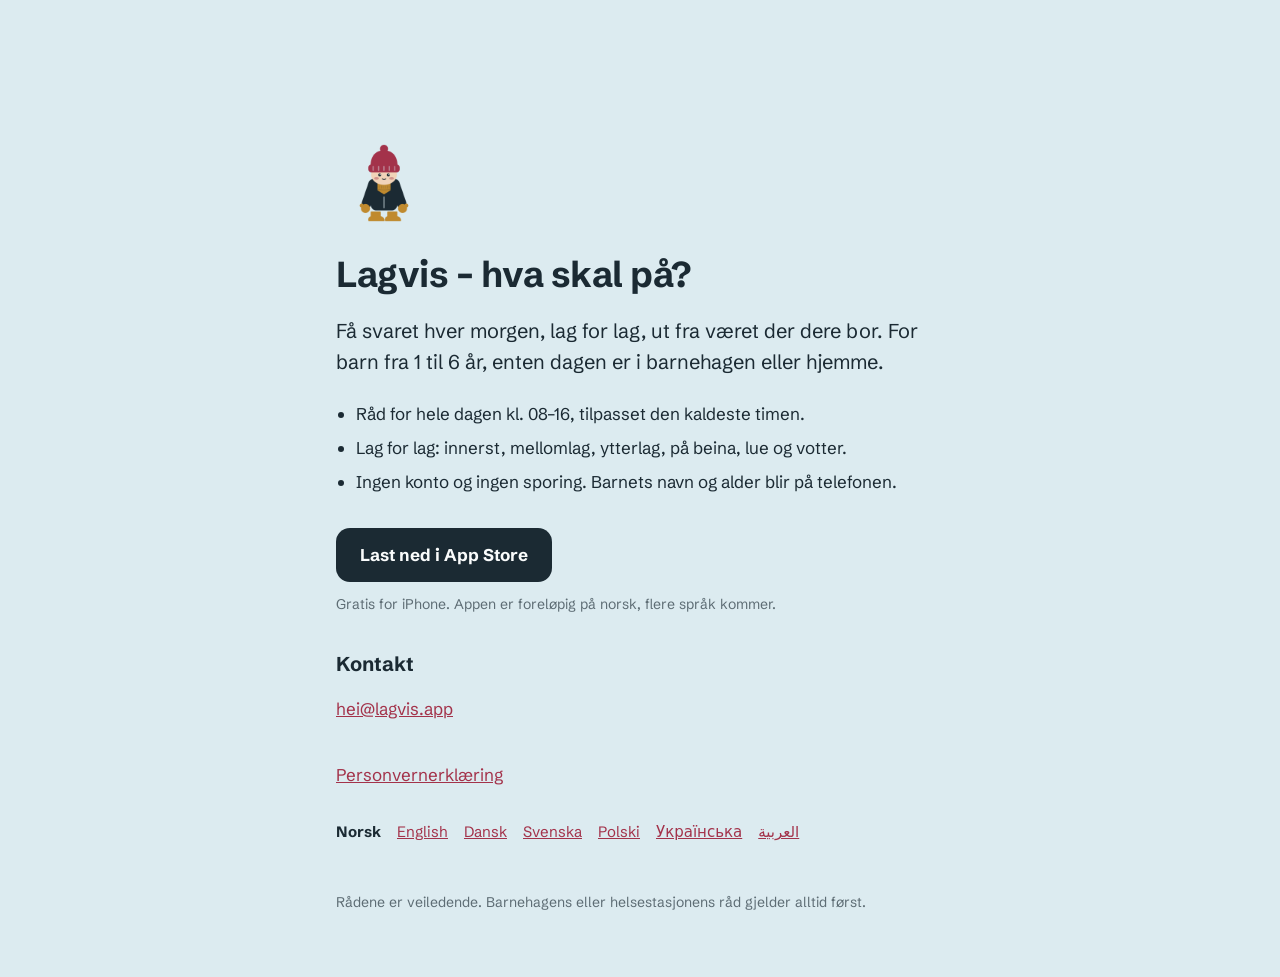
<file: index.html>
<!doctype html>
<html lang="nb" dir="ltr">
<head>
<meta charset="utf-8">
<meta name="viewport" content="width=device-width, initial-scale=1">
<title>Lagvis – hva skal på?</title>
<meta name="description" content="Få svaret hver morgen, lag for lag, ut fra været der dere bor. For barn fra 1 til 6 år, enten dagen er i barnehagen eller hjemme.">
<link rel="canonical" href="https://lagvis.app/">
<link rel="alternate" hreflang="nb" href="https://lagvis.app/">
<link rel="alternate" hreflang="en" href="https://lagvis.app/en/">
<link rel="alternate" hreflang="da" href="https://lagvis.app/da/">
<link rel="alternate" hreflang="sv" href="https://lagvis.app/sv/">
<link rel="alternate" hreflang="pl" href="https://lagvis.app/pl/">
<link rel="alternate" hreflang="uk" href="https://lagvis.app/uk/">
<link rel="alternate" hreflang="ar" href="https://lagvis.app/ar/">
<link rel="alternate" hreflang="x-default" href="https://lagvis.app/">
<link rel="icon" href="/icon.png">
<link rel="apple-touch-icon" href="/icon.png">
<link rel="stylesheet" href="/style.css">
</head>
<body class="home">
<main>
<img class="icon" src="/icon.png" alt="">
<h1>Lagvis – hva skal på?</h1>
<p class="lead">Få svaret hver morgen, lag for lag, ut fra været der dere bor. For barn fra 1 til 6 år, enten dagen er i barnehagen eller hjemme.</p>
<ul class="features">
<li>Råd for hele dagen kl. 08–16, tilpasset den kaldeste timen.</li>
<li>Lag for lag: innerst, mellomlag, ytterlag, på beina, lue og votter.</li>
<li>Ingen konto og ingen sporing. Barnets navn og alder blir på telefonen.</li>
</ul>
<a class="button" href="https://apps.apple.com/no/app/lagvis-hva-skal-p%C3%A5/id6825461116">Last ned i App Store</a>
<p class="meta">Gratis for iPhone. Appen er foreløpig på norsk, flere språk kommer.</p>
<h2>Kontakt</h2>
<p><a href="mailto:hei@lagvis.app">hei@lagvis.app</a></p>
<nav><a href="/personvern/" lang="nb">Personvernerklæring</a></nav>
<nav class="langs" aria-label="Språk">
<a href="/" lang="nb" aria-current="page">Norsk</a>
<a href="/en/" lang="en" hreflang="en">English</a>
<a href="/da/" lang="da" hreflang="da">Dansk</a>
<a href="/sv/" lang="sv" hreflang="sv">Svenska</a>
<a href="/pl/" lang="pl" hreflang="pl">Polski</a>
<a href="/uk/" lang="uk" hreflang="uk">Українська</a>
<a href="/ar/" lang="ar" hreflang="ar">العربية</a>
</nav>
<footer>Rådene er veiledende. Barnehagens eller helsestasjonens råd gjelder alltid først.</footer>
</main>
</body>
</html>
</file>
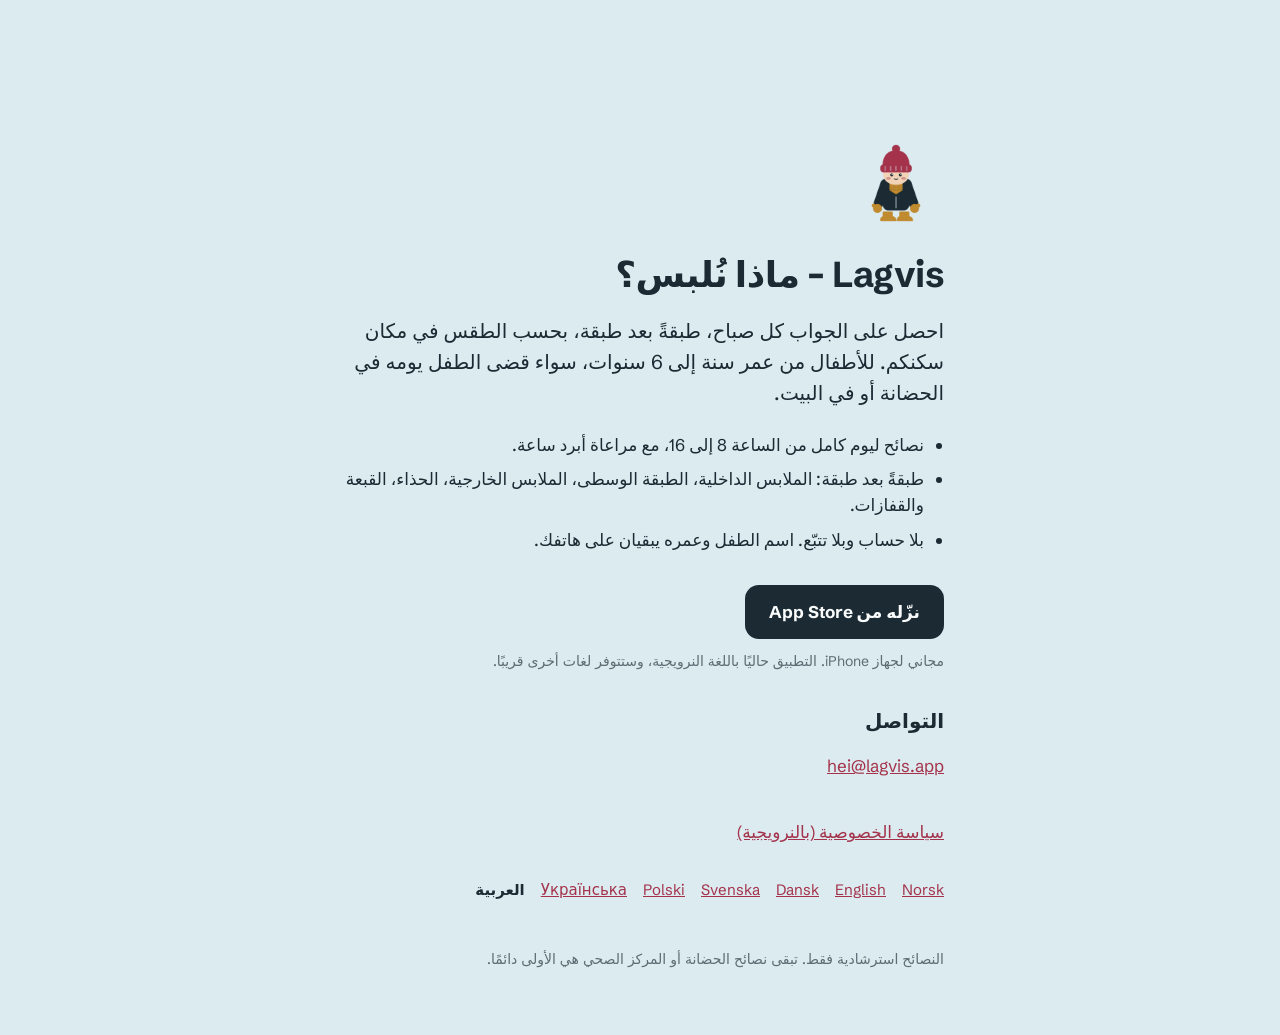
<file: ar/index.html>
<!doctype html>
<html lang="ar" dir="rtl">
<head>
<meta charset="utf-8">
<meta name="viewport" content="width=device-width, initial-scale=1">
<title>Lagvis – ماذا نُلبس؟</title>
<meta name="description" content="يخبرك Lagvis بما يجب أن يرتديه طفلك اليوم، طبقةً بعد طبقة، بحسب الطقس في مكان سكنكم.">
<link rel="canonical" href="https://lagvis.app/ar/">
<link rel="alternate" hreflang="nb" href="https://lagvis.app/">
<link rel="alternate" hreflang="en" href="https://lagvis.app/en/">
<link rel="alternate" hreflang="da" href="https://lagvis.app/da/">
<link rel="alternate" hreflang="sv" href="https://lagvis.app/sv/">
<link rel="alternate" hreflang="pl" href="https://lagvis.app/pl/">
<link rel="alternate" hreflang="uk" href="https://lagvis.app/uk/">
<link rel="alternate" hreflang="ar" href="https://lagvis.app/ar/">
<link rel="alternate" hreflang="x-default" href="https://lagvis.app/">
<link rel="icon" href="/icon.png">
<link rel="apple-touch-icon" href="/icon.png">
<link rel="stylesheet" href="/style.css">
</head>
<body class="home">
<main>
<img class="icon" src="/icon.png" alt="">
<h1>Lagvis – ماذا نُلبس؟</h1>
<p class="lead">احصل على الجواب كل صباح، طبقةً بعد طبقة، بحسب الطقس في مكان سكنكم. للأطفال من عمر سنة إلى 6 سنوات، سواء قضى الطفل يومه في الحضانة أو في البيت.</p>
<ul class="features">
<li>نصائح ليوم كامل من الساعة 8 إلى 16، مع مراعاة أبرد ساعة.</li>
<li>طبقةً بعد طبقة: الملابس الداخلية، الطبقة الوسطى، الملابس الخارجية، الحذاء، القبعة والقفازات.</li>
<li>بلا حساب وبلا تتبّع. اسم الطفل وعمره يبقيان على هاتفك.</li>
</ul>
<a class="button" href="https://apps.apple.com/no/app/lagvis-hva-skal-p%C3%A5/id6825461116">نزّله من App Store</a>
<p class="meta">مجاني لجهاز iPhone. التطبيق حاليًا باللغة النرويجية، وستتوفر لغات أخرى قريبًا.</p>
<h2>التواصل</h2>
<p><a href="mailto:hei@lagvis.app">hei@lagvis.app</a></p>
<nav><a href="/personvern/" lang="nb">سياسة الخصوصية (بالنرويجية)</a></nav>
<nav class="langs" aria-label="Språk">
<a href="/" lang="nb" hreflang="nb">Norsk</a>
<a href="/en/" lang="en" hreflang="en">English</a>
<a href="/da/" lang="da" hreflang="da">Dansk</a>
<a href="/sv/" lang="sv" hreflang="sv">Svenska</a>
<a href="/pl/" lang="pl" hreflang="pl">Polski</a>
<a href="/uk/" lang="uk" hreflang="uk">Українська</a>
<a href="/ar/" lang="ar" aria-current="page">العربية</a>
</nav>
<footer>النصائح استرشادية فقط. تبقى نصائح الحضانة أو المركز الصحي هي الأولى دائمًا.</footer>
</main>
</body>
</html>
</file>
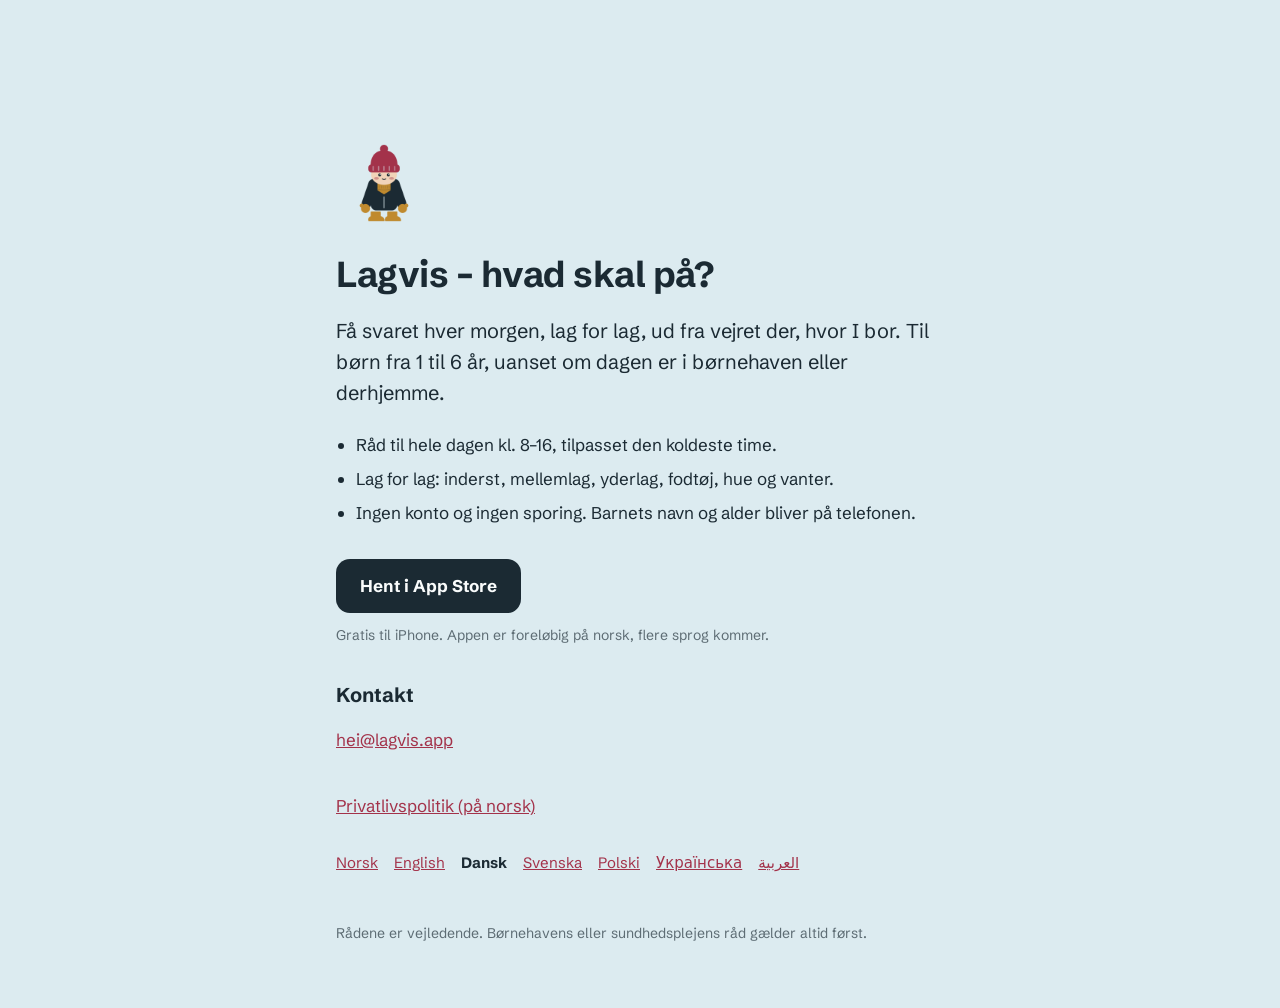
<file: da/index.html>
<!doctype html>
<html lang="da" dir="ltr">
<head>
<meta charset="utf-8">
<meta name="viewport" content="width=device-width, initial-scale=1">
<title>Lagvis – hvad skal på?</title>
<meta name="description" content="Lagvis fortæller, hvad dit barn skal have på i dag, lag for lag, ud fra vejret der, hvor I bor.">
<link rel="canonical" href="https://lagvis.app/da/">
<link rel="alternate" hreflang="nb" href="https://lagvis.app/">
<link rel="alternate" hreflang="en" href="https://lagvis.app/en/">
<link rel="alternate" hreflang="da" href="https://lagvis.app/da/">
<link rel="alternate" hreflang="sv" href="https://lagvis.app/sv/">
<link rel="alternate" hreflang="pl" href="https://lagvis.app/pl/">
<link rel="alternate" hreflang="uk" href="https://lagvis.app/uk/">
<link rel="alternate" hreflang="ar" href="https://lagvis.app/ar/">
<link rel="alternate" hreflang="x-default" href="https://lagvis.app/">
<link rel="icon" href="/icon.png">
<link rel="apple-touch-icon" href="/icon.png">
<link rel="stylesheet" href="/style.css">
</head>
<body class="home">
<main>
<img class="icon" src="/icon.png" alt="">
<h1>Lagvis – hvad skal på?</h1>
<p class="lead">Få svaret hver morgen, lag for lag, ud fra vejret der, hvor I bor. Til børn fra 1 til 6 år, uanset om dagen er i børnehaven eller derhjemme.</p>
<ul class="features">
<li>Råd til hele dagen kl. 8–16, tilpasset den koldeste time.</li>
<li>Lag for lag: inderst, mellemlag, yderlag, fodtøj, hue og vanter.</li>
<li>Ingen konto og ingen sporing. Barnets navn og alder bliver på telefonen.</li>
</ul>
<a class="button" href="https://apps.apple.com/no/app/lagvis-hva-skal-p%C3%A5/id6825461116">Hent i App Store</a>
<p class="meta">Gratis til iPhone. Appen er foreløbig på norsk, flere sprog kommer.</p>
<h2>Kontakt</h2>
<p><a href="mailto:hei@lagvis.app">hei@lagvis.app</a></p>
<nav><a href="/personvern/" lang="nb">Privatlivspolitik (på norsk)</a></nav>
<nav class="langs" aria-label="Språk">
<a href="/" lang="nb" hreflang="nb">Norsk</a>
<a href="/en/" lang="en" hreflang="en">English</a>
<a href="/da/" lang="da" aria-current="page">Dansk</a>
<a href="/sv/" lang="sv" hreflang="sv">Svenska</a>
<a href="/pl/" lang="pl" hreflang="pl">Polski</a>
<a href="/uk/" lang="uk" hreflang="uk">Українська</a>
<a href="/ar/" lang="ar" hreflang="ar">العربية</a>
</nav>
<footer>Rådene er vejledende. Børnehavens eller sundhedsplejens råd gælder altid først.</footer>
</main>
</body>
</html>
</file>
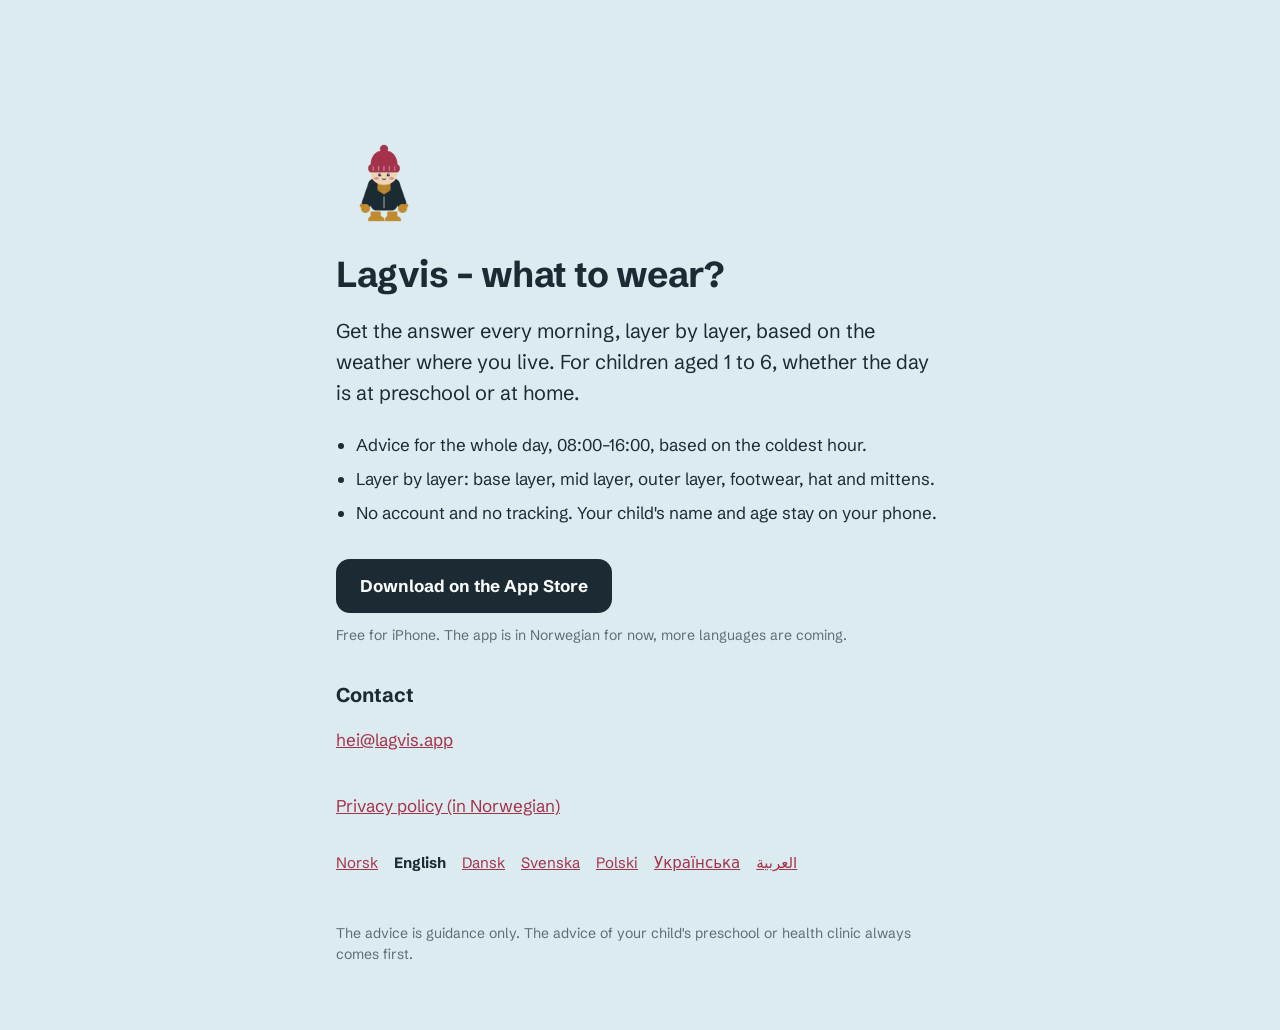
<file: en/index.html>
<!doctype html>
<html lang="en" dir="ltr">
<head>
<meta charset="utf-8">
<meta name="viewport" content="width=device-width, initial-scale=1">
<title>Lagvis – what to wear?</title>
<meta name="description" content="Lagvis tells you what your child should wear today, layer by layer, based on the weather where you live.">
<link rel="canonical" href="https://lagvis.app/en/">
<link rel="alternate" hreflang="nb" href="https://lagvis.app/">
<link rel="alternate" hreflang="en" href="https://lagvis.app/en/">
<link rel="alternate" hreflang="da" href="https://lagvis.app/da/">
<link rel="alternate" hreflang="sv" href="https://lagvis.app/sv/">
<link rel="alternate" hreflang="pl" href="https://lagvis.app/pl/">
<link rel="alternate" hreflang="uk" href="https://lagvis.app/uk/">
<link rel="alternate" hreflang="ar" href="https://lagvis.app/ar/">
<link rel="alternate" hreflang="x-default" href="https://lagvis.app/">
<link rel="icon" href="/icon.png">
<link rel="apple-touch-icon" href="/icon.png">
<link rel="stylesheet" href="/style.css">
</head>
<body class="home">
<main>
<img class="icon" src="/icon.png" alt="">
<h1>Lagvis – what to wear?</h1>
<p class="lead">Get the answer every morning, layer by layer, based on the weather where you live. For children aged 1 to 6, whether the day is at preschool or at home.</p>
<ul class="features">
<li>Advice for the whole day, 08:00–16:00, based on the coldest hour.</li>
<li>Layer by layer: base layer, mid layer, outer layer, footwear, hat and mittens.</li>
<li>No account and no tracking. Your child's name and age stay on your phone.</li>
</ul>
<a class="button" href="https://apps.apple.com/no/app/lagvis-hva-skal-p%C3%A5/id6825461116">Download on the App Store</a>
<p class="meta">Free for iPhone. The app is in Norwegian for now, more languages are coming.</p>
<h2>Contact</h2>
<p><a href="mailto:hei@lagvis.app">hei@lagvis.app</a></p>
<nav><a href="/personvern/" lang="nb">Privacy policy (in Norwegian)</a></nav>
<nav class="langs" aria-label="Språk">
<a href="/" lang="nb" hreflang="nb">Norsk</a>
<a href="/en/" lang="en" aria-current="page">English</a>
<a href="/da/" lang="da" hreflang="da">Dansk</a>
<a href="/sv/" lang="sv" hreflang="sv">Svenska</a>
<a href="/pl/" lang="pl" hreflang="pl">Polski</a>
<a href="/uk/" lang="uk" hreflang="uk">Українська</a>
<a href="/ar/" lang="ar" hreflang="ar">العربية</a>
</nav>
<footer>The advice is guidance only. The advice of your child's preschool or health clinic always comes first.</footer>
</main>
</body>
</html>
</file>
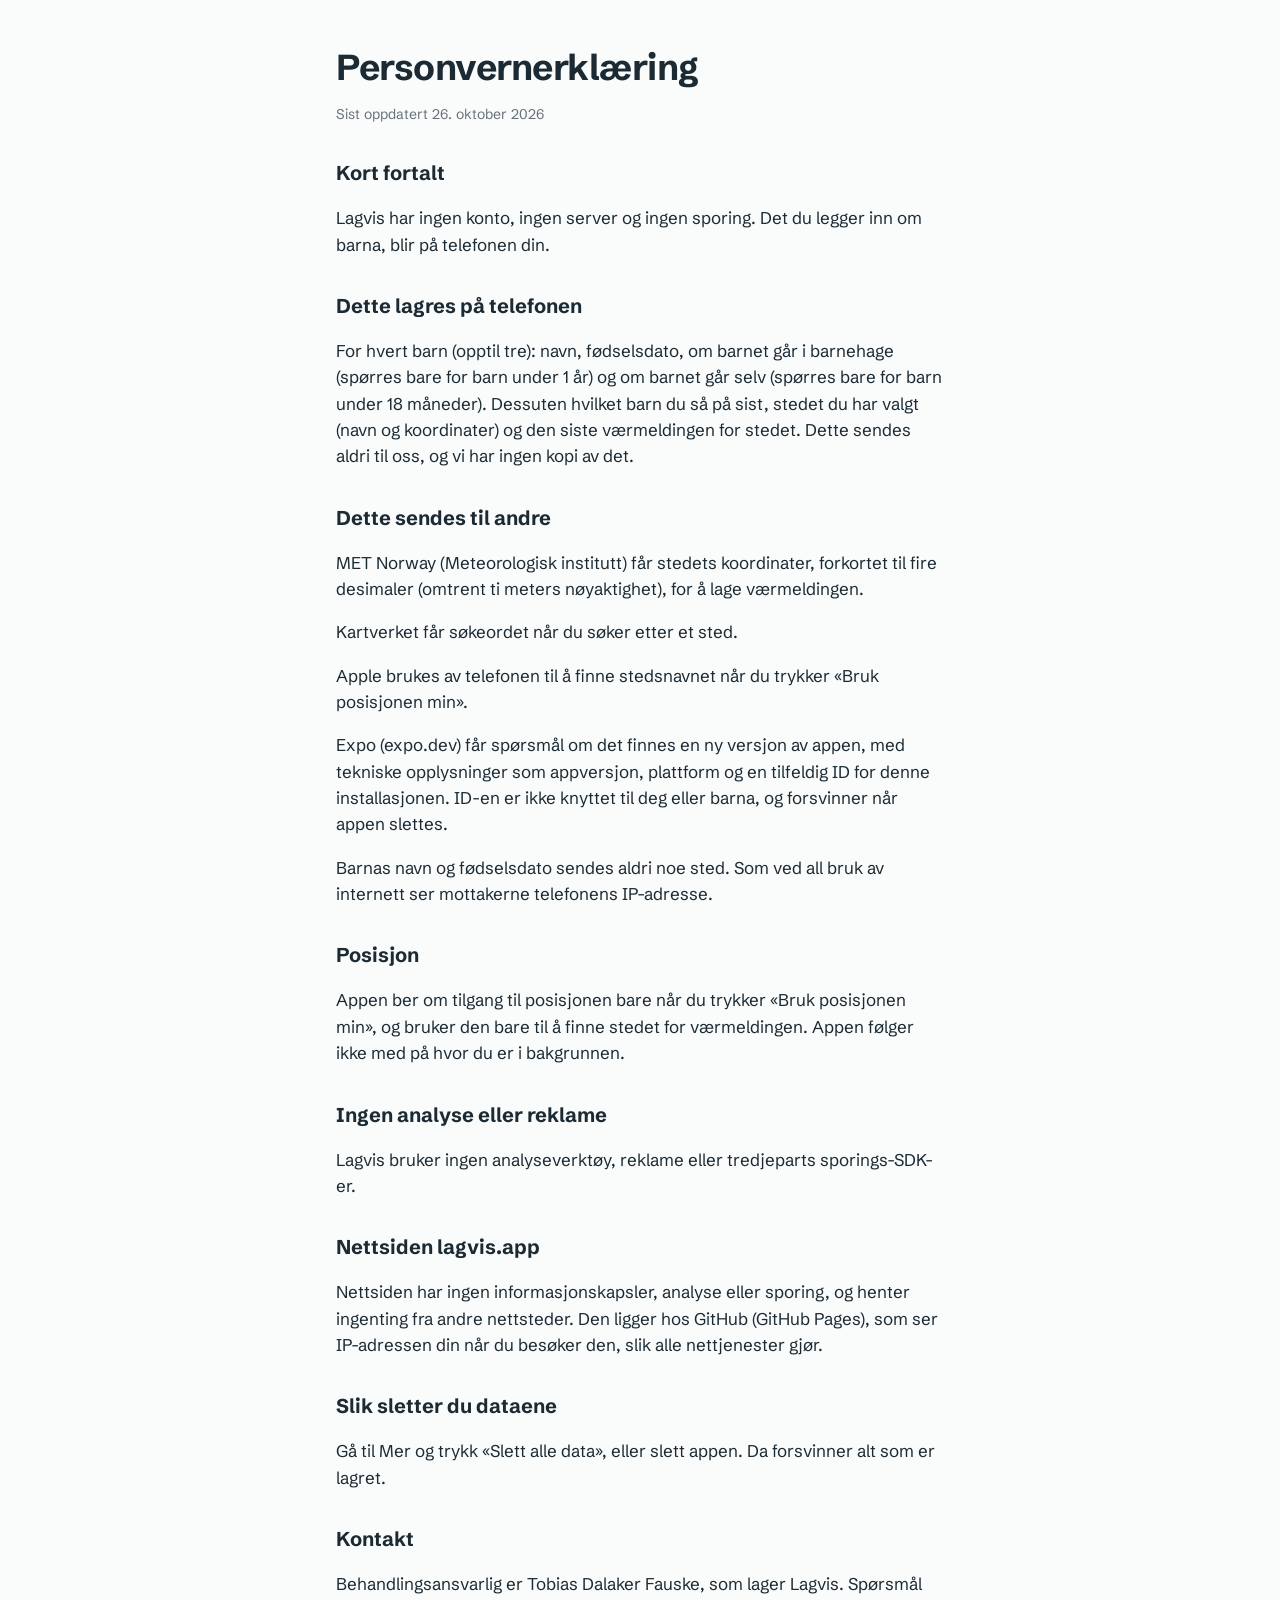
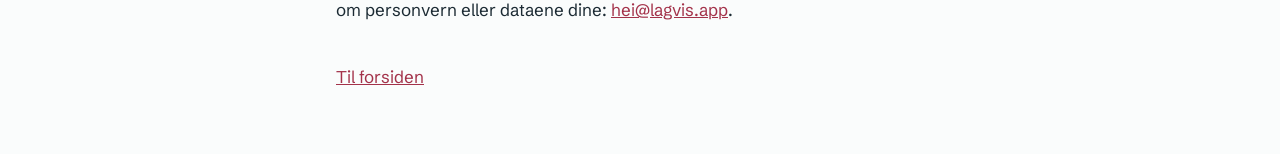
<file: personvern/index.html>
<!doctype html>
<html lang="nb" dir="ltr">
<head>
<meta charset="utf-8">
<meta name="viewport" content="width=device-width, initial-scale=1">
<title>Personvernerklæring – Lagvis</title>

<link rel="icon" href="/icon.png">
<link rel="apple-touch-icon" href="/icon.png">
<link rel="stylesheet" href="/style.css">
</head>
<body class="">
<main>
<h1>Personvernerklæring</h1>
<p class="meta">Sist oppdatert 26. oktober 2026</p>
<h2>Kort fortalt</h2>
<p>Lagvis har ingen konto, ingen server og ingen sporing. Det du legger inn om barna, blir på telefonen din.</p>
<h2>Dette lagres på telefonen</h2>
<p>For hvert barn (opptil tre): navn, fødselsdato, om barnet går i barnehage (spørres bare for barn under 1 år) og om barnet går selv (spørres bare for barn under 18 måneder). Dessuten hvilket barn du så på sist, stedet du har valgt (navn og koordinater) og den siste værmeldingen for stedet. Dette sendes aldri til oss, og vi har ingen kopi av det.</p>
<h2>Dette sendes til andre</h2>
<p>MET Norway (Meteorologisk institutt) får stedets koordinater, forkortet til fire desimaler (omtrent ti meters nøyaktighet), for å lage værmeldingen.</p>
<p>Kartverket får søkeordet når du søker etter et sted.</p>
<p>Apple brukes av telefonen til å finne stedsnavnet når du trykker «Bruk posisjonen min».</p>
<p>Expo (expo.dev) får spørsmål om det finnes en ny versjon av appen, med tekniske opplysninger som appversjon, plattform og en tilfeldig ID for denne installasjonen. ID-en er ikke knyttet til deg eller barna, og forsvinner når appen slettes.</p>
<p>Barnas navn og fødselsdato sendes aldri noe sted. Som ved all bruk av internett ser mottakerne telefonens IP-adresse.</p>
<h2>Posisjon</h2>
<p>Appen ber om tilgang til posisjonen bare når du trykker «Bruk posisjonen min», og bruker den bare til å finne stedet for værmeldingen. Appen følger ikke med på hvor du er i bakgrunnen.</p>
<h2>Ingen analyse eller reklame</h2>
<p>Lagvis bruker ingen analyseverktøy, reklame eller tredjeparts sporings-SDK-er.</p>
<h2>Nettsiden lagvis.app</h2>
<p>Nettsiden har ingen informasjonskapsler, analyse eller sporing, og henter ingenting fra andre nettsteder. Den ligger hos GitHub (GitHub Pages), som ser IP-adressen din når du besøker den, slik alle nettjenester gjør.</p>
<h2>Slik sletter du dataene</h2>
<p>Gå til Mer og trykk «Slett alle data», eller slett appen. Da forsvinner alt som er lagret.</p>
<h2>Kontakt</h2>
<p>Behandlingsansvarlig er Tobias Dalaker Fauske, som lager Lagvis. Spørsmål om personvern eller dataene dine: <a href="mailto:hei@lagvis.app">hei@lagvis.app</a>.</p>
<nav><a href="/">Til forsiden</a></nav>
</main>
</body>
</html>
</file>
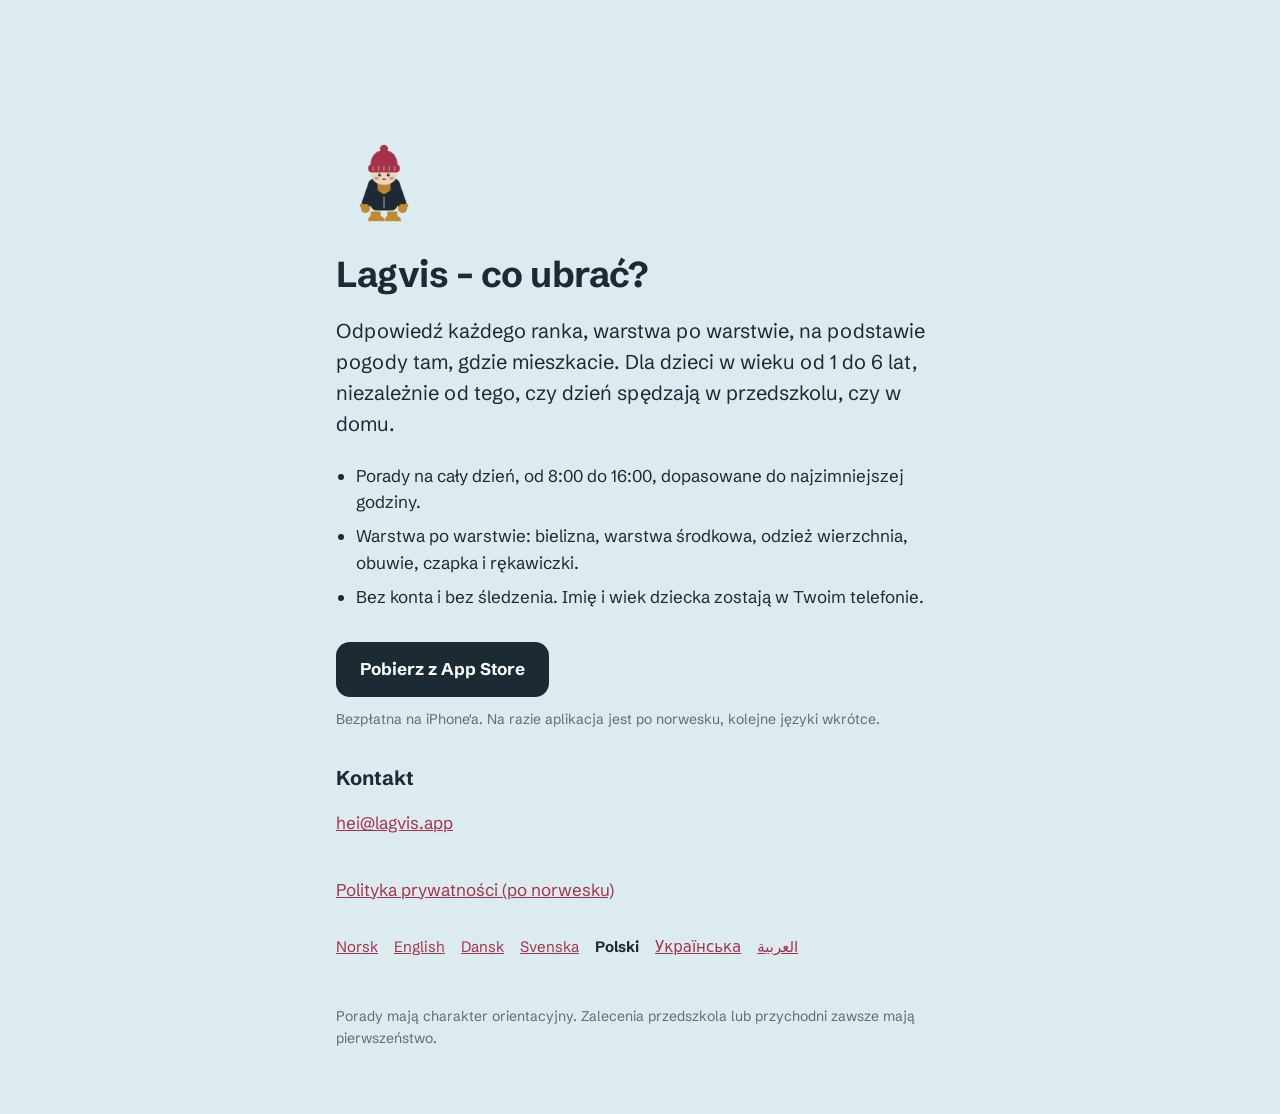
<file: pl/index.html>
<!doctype html>
<html lang="pl" dir="ltr">
<head>
<meta charset="utf-8">
<meta name="viewport" content="width=device-width, initial-scale=1">
<title>Lagvis – co ubrać?</title>
<meta name="description" content="Lagvis podpowiada, co dziecko ma dziś założyć, warstwa po warstwie, na podstawie pogody w Waszej okolicy.">
<link rel="canonical" href="https://lagvis.app/pl/">
<link rel="alternate" hreflang="nb" href="https://lagvis.app/">
<link rel="alternate" hreflang="en" href="https://lagvis.app/en/">
<link rel="alternate" hreflang="da" href="https://lagvis.app/da/">
<link rel="alternate" hreflang="sv" href="https://lagvis.app/sv/">
<link rel="alternate" hreflang="pl" href="https://lagvis.app/pl/">
<link rel="alternate" hreflang="uk" href="https://lagvis.app/uk/">
<link rel="alternate" hreflang="ar" href="https://lagvis.app/ar/">
<link rel="alternate" hreflang="x-default" href="https://lagvis.app/">
<link rel="icon" href="/icon.png">
<link rel="apple-touch-icon" href="/icon.png">
<link rel="stylesheet" href="/style.css">
</head>
<body class="home">
<main>
<img class="icon" src="/icon.png" alt="">
<h1>Lagvis – co ubrać?</h1>
<p class="lead">Odpowiedź każdego ranka, warstwa po warstwie, na podstawie pogody tam, gdzie mieszkacie. Dla dzieci w wieku od 1 do 6 lat, niezależnie od tego, czy dzień spędzają w przedszkolu, czy w domu.</p>
<ul class="features">
<li>Porady na cały dzień, od 8:00 do 16:00, dopasowane do najzimniejszej godziny.</li>
<li>Warstwa po warstwie: bielizna, warstwa środkowa, odzież wierzchnia, obuwie, czapka i rękawiczki.</li>
<li>Bez konta i bez śledzenia. Imię i wiek dziecka zostają w Twoim telefonie.</li>
</ul>
<a class="button" href="https://apps.apple.com/no/app/lagvis-hva-skal-p%C3%A5/id6825461116">Pobierz z App Store</a>
<p class="meta">Bezpłatna na iPhone'a. Na razie aplikacja jest po norwesku, kolejne języki wkrótce.</p>
<h2>Kontakt</h2>
<p><a href="mailto:hei@lagvis.app">hei@lagvis.app</a></p>
<nav><a href="/personvern/" lang="nb">Polityka prywatności (po norwesku)</a></nav>
<nav class="langs" aria-label="Språk">
<a href="/" lang="nb" hreflang="nb">Norsk</a>
<a href="/en/" lang="en" hreflang="en">English</a>
<a href="/da/" lang="da" hreflang="da">Dansk</a>
<a href="/sv/" lang="sv" hreflang="sv">Svenska</a>
<a href="/pl/" lang="pl" aria-current="page">Polski</a>
<a href="/uk/" lang="uk" hreflang="uk">Українська</a>
<a href="/ar/" lang="ar" hreflang="ar">العربية</a>
</nav>
<footer>Porady mają charakter orientacyjny. Zalecenia przedszkola lub przychodni zawsze mają pierwszeństwo.</footer>
</main>
</body>
</html>
</file>
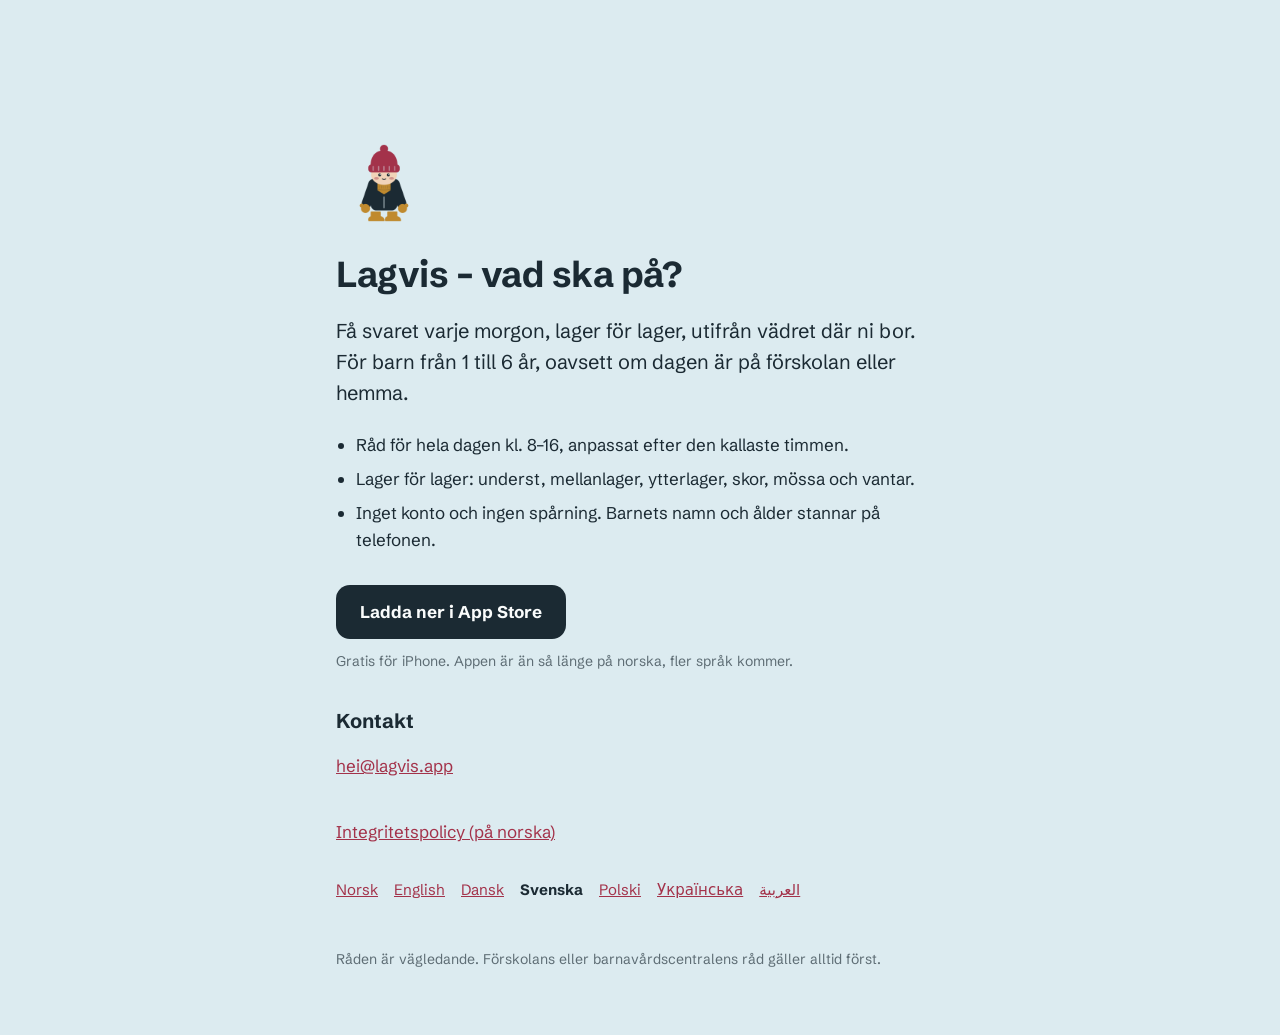
<file: sv/index.html>
<!doctype html>
<html lang="sv" dir="ltr">
<head>
<meta charset="utf-8">
<meta name="viewport" content="width=device-width, initial-scale=1">
<title>Lagvis – vad ska på?</title>
<meta name="description" content="Lagvis berättar vad ditt barn ska ha på sig i dag, lager för lager, utifrån vädret där ni bor.">
<link rel="canonical" href="https://lagvis.app/sv/">
<link rel="alternate" hreflang="nb" href="https://lagvis.app/">
<link rel="alternate" hreflang="en" href="https://lagvis.app/en/">
<link rel="alternate" hreflang="da" href="https://lagvis.app/da/">
<link rel="alternate" hreflang="sv" href="https://lagvis.app/sv/">
<link rel="alternate" hreflang="pl" href="https://lagvis.app/pl/">
<link rel="alternate" hreflang="uk" href="https://lagvis.app/uk/">
<link rel="alternate" hreflang="ar" href="https://lagvis.app/ar/">
<link rel="alternate" hreflang="x-default" href="https://lagvis.app/">
<link rel="icon" href="/icon.png">
<link rel="apple-touch-icon" href="/icon.png">
<link rel="stylesheet" href="/style.css">
</head>
<body class="home">
<main>
<img class="icon" src="/icon.png" alt="">
<h1>Lagvis – vad ska på?</h1>
<p class="lead">Få svaret varje morgon, lager för lager, utifrån vädret där ni bor. För barn från 1 till 6 år, oavsett om dagen är på förskolan eller hemma.</p>
<ul class="features">
<li>Råd för hela dagen kl. 8–16, anpassat efter den kallaste timmen.</li>
<li>Lager för lager: underst, mellanlager, ytterlager, skor, mössa och vantar.</li>
<li>Inget konto och ingen spårning. Barnets namn och ålder stannar på telefonen.</li>
</ul>
<a class="button" href="https://apps.apple.com/no/app/lagvis-hva-skal-p%C3%A5/id6825461116">Ladda ner i App Store</a>
<p class="meta">Gratis för iPhone. Appen är än så länge på norska, fler språk kommer.</p>
<h2>Kontakt</h2>
<p><a href="mailto:hei@lagvis.app">hei@lagvis.app</a></p>
<nav><a href="/personvern/" lang="nb">Integritetspolicy (på norska)</a></nav>
<nav class="langs" aria-label="Språk">
<a href="/" lang="nb" hreflang="nb">Norsk</a>
<a href="/en/" lang="en" hreflang="en">English</a>
<a href="/da/" lang="da" hreflang="da">Dansk</a>
<a href="/sv/" lang="sv" aria-current="page">Svenska</a>
<a href="/pl/" lang="pl" hreflang="pl">Polski</a>
<a href="/uk/" lang="uk" hreflang="uk">Українська</a>
<a href="/ar/" lang="ar" hreflang="ar">العربية</a>
</nav>
<footer>Råden är vägledande. Förskolans eller barnavårdscentralens råd gäller alltid först.</footer>
</main>
</body>
</html>
</file>
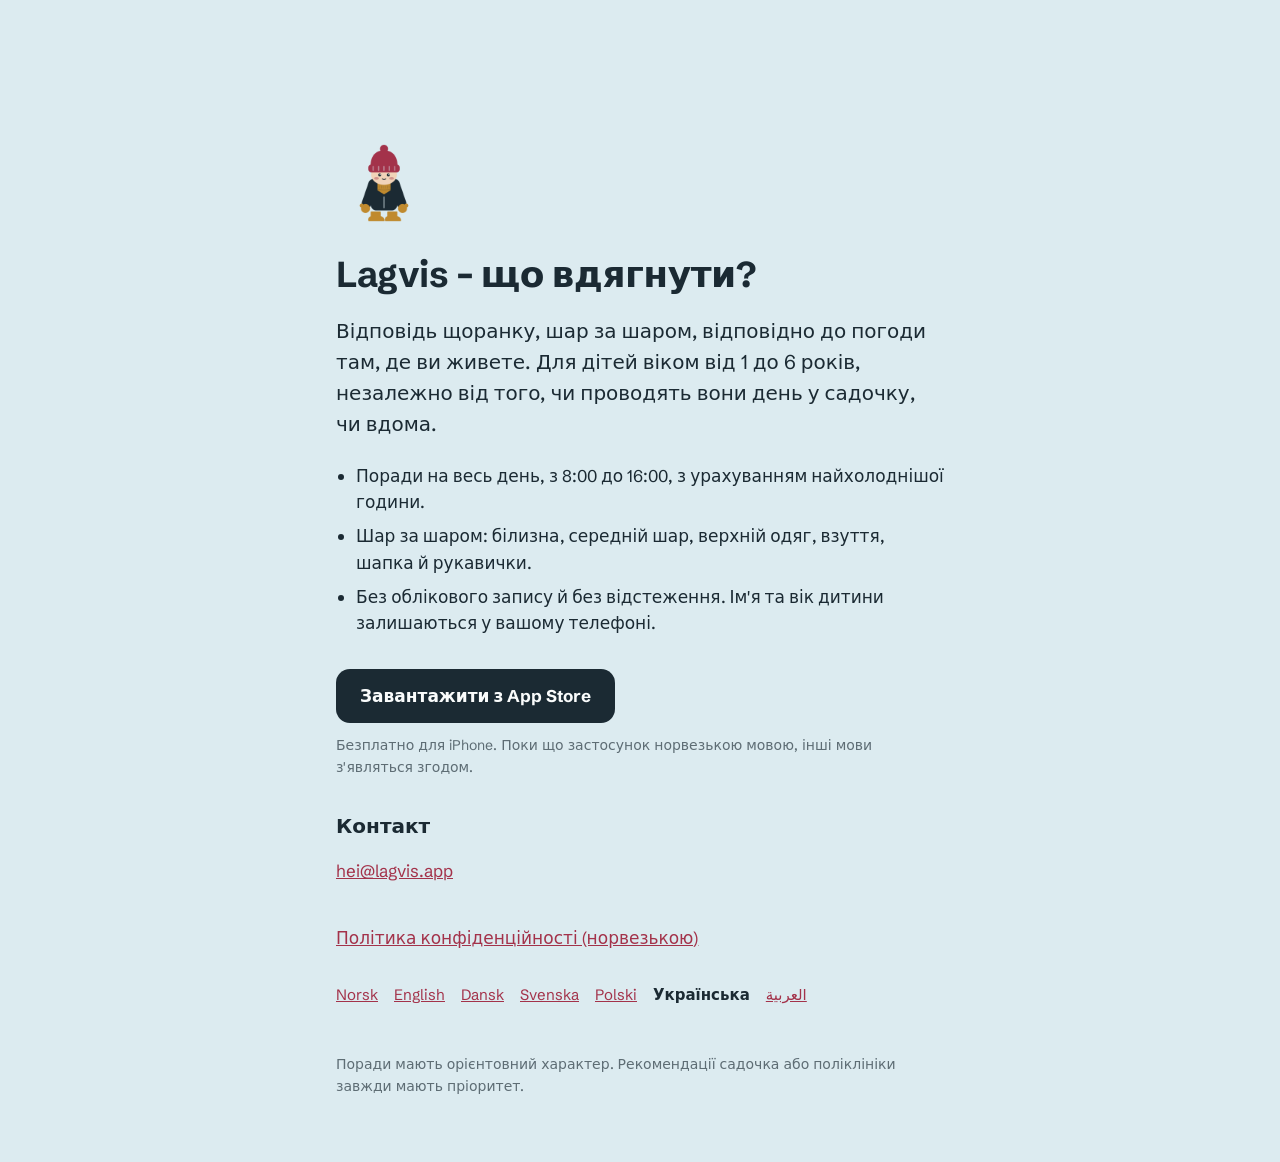
<file: uk/index.html>
<!doctype html>
<html lang="uk" dir="ltr">
<head>
<meta charset="utf-8">
<meta name="viewport" content="width=device-width, initial-scale=1">
<title>Lagvis – що вдягнути?</title>
<meta name="description" content="Lagvis підказує, що дитині вдягнути сьогодні, шар за шаром, відповідно до погоди там, де ви живете.">
<link rel="canonical" href="https://lagvis.app/uk/">
<link rel="alternate" hreflang="nb" href="https://lagvis.app/">
<link rel="alternate" hreflang="en" href="https://lagvis.app/en/">
<link rel="alternate" hreflang="da" href="https://lagvis.app/da/">
<link rel="alternate" hreflang="sv" href="https://lagvis.app/sv/">
<link rel="alternate" hreflang="pl" href="https://lagvis.app/pl/">
<link rel="alternate" hreflang="uk" href="https://lagvis.app/uk/">
<link rel="alternate" hreflang="ar" href="https://lagvis.app/ar/">
<link rel="alternate" hreflang="x-default" href="https://lagvis.app/">
<link rel="icon" href="/icon.png">
<link rel="apple-touch-icon" href="/icon.png">
<link rel="stylesheet" href="/style.css">
</head>
<body class="home">
<main>
<img class="icon" src="/icon.png" alt="">
<h1>Lagvis – що вдягнути?</h1>
<p class="lead">Відповідь щоранку, шар за шаром, відповідно до погоди там, де ви живете. Для дітей віком від 1 до 6 років, незалежно від того, чи проводять вони день у садочку, чи вдома.</p>
<ul class="features">
<li>Поради на весь день, з 8:00 до 16:00, з урахуванням найхолоднішої години.</li>
<li>Шар за шаром: білизна, середній шар, верхній одяг, взуття, шапка й рукавички.</li>
<li>Без облікового запису й без відстеження. Ім'я та вік дитини залишаються у вашому телефоні.</li>
</ul>
<a class="button" href="https://apps.apple.com/no/app/lagvis-hva-skal-p%C3%A5/id6825461116">Завантажити з App Store</a>
<p class="meta">Безплатно для iPhone. Поки що застосунок норвезькою мовою, інші мови з'являться згодом.</p>
<h2>Контакт</h2>
<p><a href="mailto:hei@lagvis.app">hei@lagvis.app</a></p>
<nav><a href="/personvern/" lang="nb">Політика конфіденційності (норвезькою)</a></nav>
<nav class="langs" aria-label="Språk">
<a href="/" lang="nb" hreflang="nb">Norsk</a>
<a href="/en/" lang="en" hreflang="en">English</a>
<a href="/da/" lang="da" hreflang="da">Dansk</a>
<a href="/sv/" lang="sv" hreflang="sv">Svenska</a>
<a href="/pl/" lang="pl" hreflang="pl">Polski</a>
<a href="/uk/" lang="uk" aria-current="page">Українська</a>
<a href="/ar/" lang="ar" hreflang="ar">العربية</a>
</nav>
<footer>Поради мають орієнтовний характер. Рекомендації садочка або поліклініки завжди мають пріоритет.</footer>
</main>
</body>
</html>
</file>
<file: style.css>
@font-face { font-family: "Schibsted Grotesk"; font-weight: 400; src: url("/fonts/regular.ttf") format("truetype"); font-display: swap; }
@font-face { font-family: "Schibsted Grotesk"; font-weight: 500; src: url("/fonts/medium.ttf") format("truetype"); font-display: swap; }
@font-face { font-family: "Schibsted Grotesk"; font-weight: 700; src: url("/fonts/bold.ttf") format("truetype"); font-display: swap; }
:root { --himmel: #DCEBF0; --dyp: #1B2A33; --baer: #A3324A; --ull: #C08A2E; --sno: #FAFCFC; --skifer: #EDF3F4; }
* { box-sizing: border-box; }
body { margin: 0; background: var(--sno); color: var(--dyp); font-family: "Schibsted Grotesk", system-ui, sans-serif; font-size: 17px; line-height: 1.55; }
main { max-width: 640px; margin: 0 auto; padding: 48px 16px 64px; }
a { color: var(--baer); }
h1 { font-size: 36px; line-height: 1.1; letter-spacing: -0.5px; margin: 0 0 16px; }
h2 { font-size: 20px; margin: 32px 0 4px; }
.home { background: var(--himmel); min-height: 100vh; }
.home main { padding-top: 15vh; }
.icon { width: 96px; height: 96px; border-radius: 22px; display: block; margin-bottom: 24px; }
.lead { font-size: 20px; }
.meta { font-size: 14px; opacity: 0.65; margin: 0; }
nav { margin-top: 40px; display: flex; gap: 24px; flex-wrap: wrap; }
.button { display: inline-block; background: var(--dyp); color: var(--sno); text-decoration: none; font-weight: 700; padding: 14px 24px; border-radius: 14px; margin: 8px 0 12px; }
.features { padding-inline-start: 20px; margin: 24px 0; }
.features li { margin-bottom: 8px; }
.langs { margin-top: 32px; font-size: 15px; gap: 8px 16px; }
.langs a[aria-current] { color: var(--dyp); font-weight: 700; text-decoration: none; }
footer { margin-top: 48px; font-size: 14px; opacity: 0.65; }
</file>
